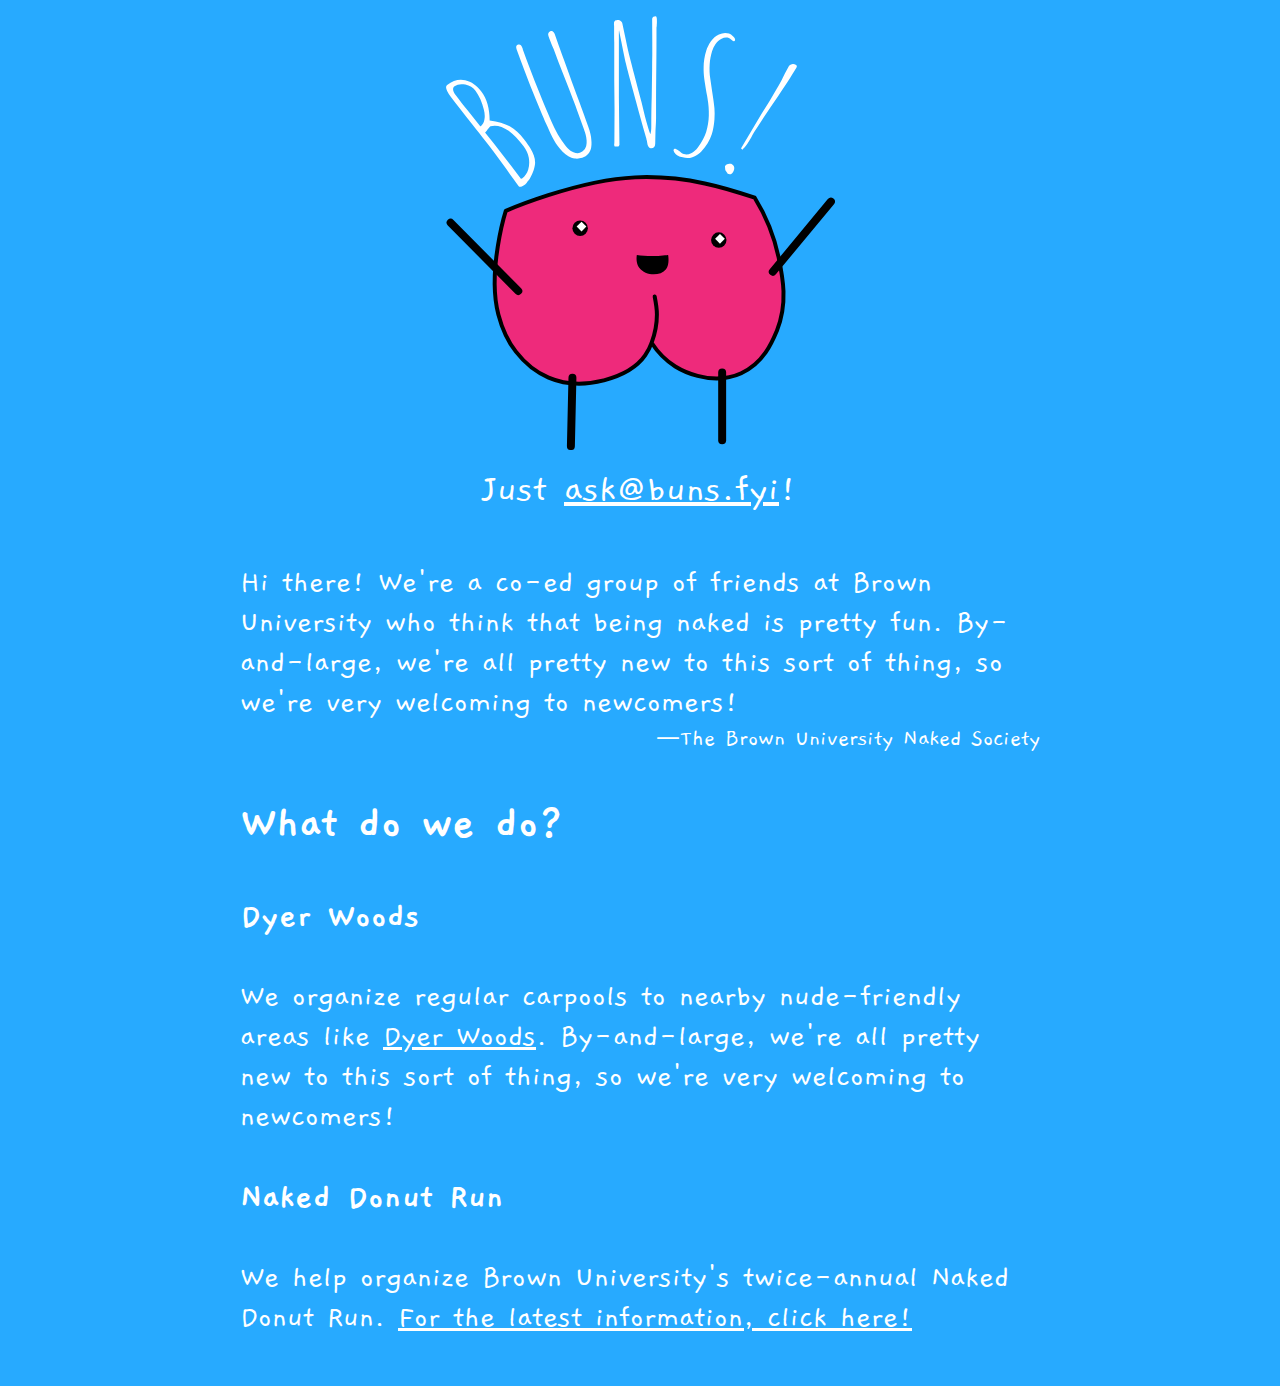
<file: index.html>
<!DOCTYPE html>
<html lang="en" itemscope itemtype="http://schema.org/Organization">
    <head>
        <meta charset="utf-8">
        <title>B.U.N.S.</title>
        <meta property="og:title" content="B.U.N.S!" />
        <meta name="description" property="og:description" itemprop="description" content="A co-ed group of friends at Brown University who think that being naked is pretty fun.">
        <meta name="author" itemprop="name" content="Brown University Naked Society">
        <meta property="og:image" content="https://buns.fyi/og-preview.png" />
        <link rel="icon" href="/favicon.ico" type="image/x-icon">
        <meta name=viewport content="width=device-width, initial-scale=1">
        <link itemprop="url" href="https://buns.fyi">
        <link rel="canonical" href="https://buns.fyi">
        <style>
            /* gaegu-300 - latin */
            @font-face {
                font-family: 'Gaegu';
                font-style: normal;
                font-weight: 300;
                src: url('https://theinningclub.github.io/buns.fyi/fonts/gaegu-v15-latin-300.eot'); /* IE9 Compat Modes */
                src: local(''),
                        url('https://theinningclub.github.io/buns.fyi/fonts/gaegu-v15-latin-300.eot?#iefix') format('embedded-opentype'), /* IE6-IE8 */
                        url('https://theinningclub.github.io/buns.fyi/fonts/gaegu-v15-latin-300.woff2') format('woff2'), /* Super Modern Browsers */
                        url('https://theinningclub.github.io/buns.fyi/fonts/gaegu-v15-latin-300.woff') format('woff'), /* Modern Browsers */
                        url('https://theinningclub.github.io/buns.fyi/fonts/gaegu-v15-latin-300.ttf') format('truetype'), /* Safari, Android, iOS */
                        url('https://theinningclub.github.io/buns.fyi/fonts/gaegu-v15-latin-300.svg#Gaegu') format('svg'); /* Legacy iOS */
            }

            /* gaegu-regular - latin */
            @font-face {
                font-family: 'Gaegu';
                font-style: normal;
                font-weight: 400;
                src: url('https://theinningclub.github.io/buns.fyi/fonts/gaegu-v15-latin-regular.eot'); /* IE9 Compat Modes */
                src: local(''),
                        url('https://theinningclub.github.io/buns.fyi/fonts/gaegu-v15-latin-regular.eot?#iefix') format('embedded-opentype'), /* IE6-IE8 */
                        url('https://theinningclub.github.io/buns.fyi/fonts/gaegu-v15-latin-regular.woff2') format('woff2'), /* Super Modern Browsers */
                        url('https://theinningclub.github.io/buns.fyi/fonts/gaegu-v15-latin-regular.woff') format('woff'), /* Modern Browsers */
                        url('https://theinningclub.github.io/buns.fyi/fonts/gaegu-v15-latin-regular.ttf') format('truetype'), /* Safari, Android, iOS */
                        url('https://theinningclub.github.io/buns.fyi/fonts/gaegu-v15-latin-regular.svg#Gaegu') format('svg'); /* Legacy iOS */
            }

            /* gaegu-700 - latin */
            @font-face {
                font-family: 'Gaegu';
                font-style: normal;
                font-weight: 700;
                src: url('https://theinningclub.github.io/buns.fyi/fonts/gaegu-v15-latin-700.eot'); /* IE9 Compat Modes */
                src: local(''),
                        url('https://theinningclub.github.io/buns.fyi/fonts/gaegu-v15-latin-700.eot?#iefix') format('embedded-opentype'), /* IE6-IE8 */
                        url('https://theinningclub.github.io/buns.fyi/fonts/gaegu-v15-latin-700.woff2') format('woff2'), /* Super Modern Browsers */
                        url('https://theinningclub.github.io/buns.fyi/fonts/gaegu-v15-latin-700.woff') format('woff'), /* Modern Browsers */
                        url('https://theinningclub.github.io/buns.fyi/fonts/gaegu-v15-latin-700.ttf') format('truetype'), /* Safari, Android, iOS */
                        url('https://theinningclub.github.io/buns.fyi/fonts/gaegu-v15-latin-700.svg#Gaegu') format('svg'); /* Legacy iOS */
            }

        </style>
        <link rel="stylesheet" href="https://theinningclub.github.io/buns.fyi/base.css">
        


    </head>
  <body>
    
<header>
    <object type="image/svg+xml" data="https://theinningclub.github.io/buns.fyi/bunbun.svg" id="bunbun"></object>
    <span id="contact">Just <a itemprop="email" href="mailto:ask@buns.fyi">ask@buns.fyi</a>!</span>
</header>
<main>
    <p>
        Hi there! We're a co-ed group of friends at Brown University who think that being naked is pretty fun.
        By-and-large, we're all pretty new to this sort of thing, so we're very welcoming to newcomers!
        <span id="signoff">—The Brown University Naked Society</span>
    </p>

    <section>
        <h2>What do we do?</h2>

        <section>
            <h3>Dyer Woods</h3>
            <p>We organize regular carpools to nearby nude-friendly areas like <a href="http://dyerwoodscampgrounds.com/wp/2016/07/30/take-a-tour/">Dyer Woods</a>. By-and-large, we're all pretty new to this sort of thing, so we're very welcoming to newcomers!</p>
        </section>

        <section>
            <h3>Naked Donut Run</h3>
            <p>
                We help organize Brown University's twice-annual Naked Donut Run.
                <a href="https://theinningclub.github.io/buns.fyi/ndr">For the latest information, click here!</a>
            </p>
        </section>
    </section>
</main>

  </body>
</html>
</file>
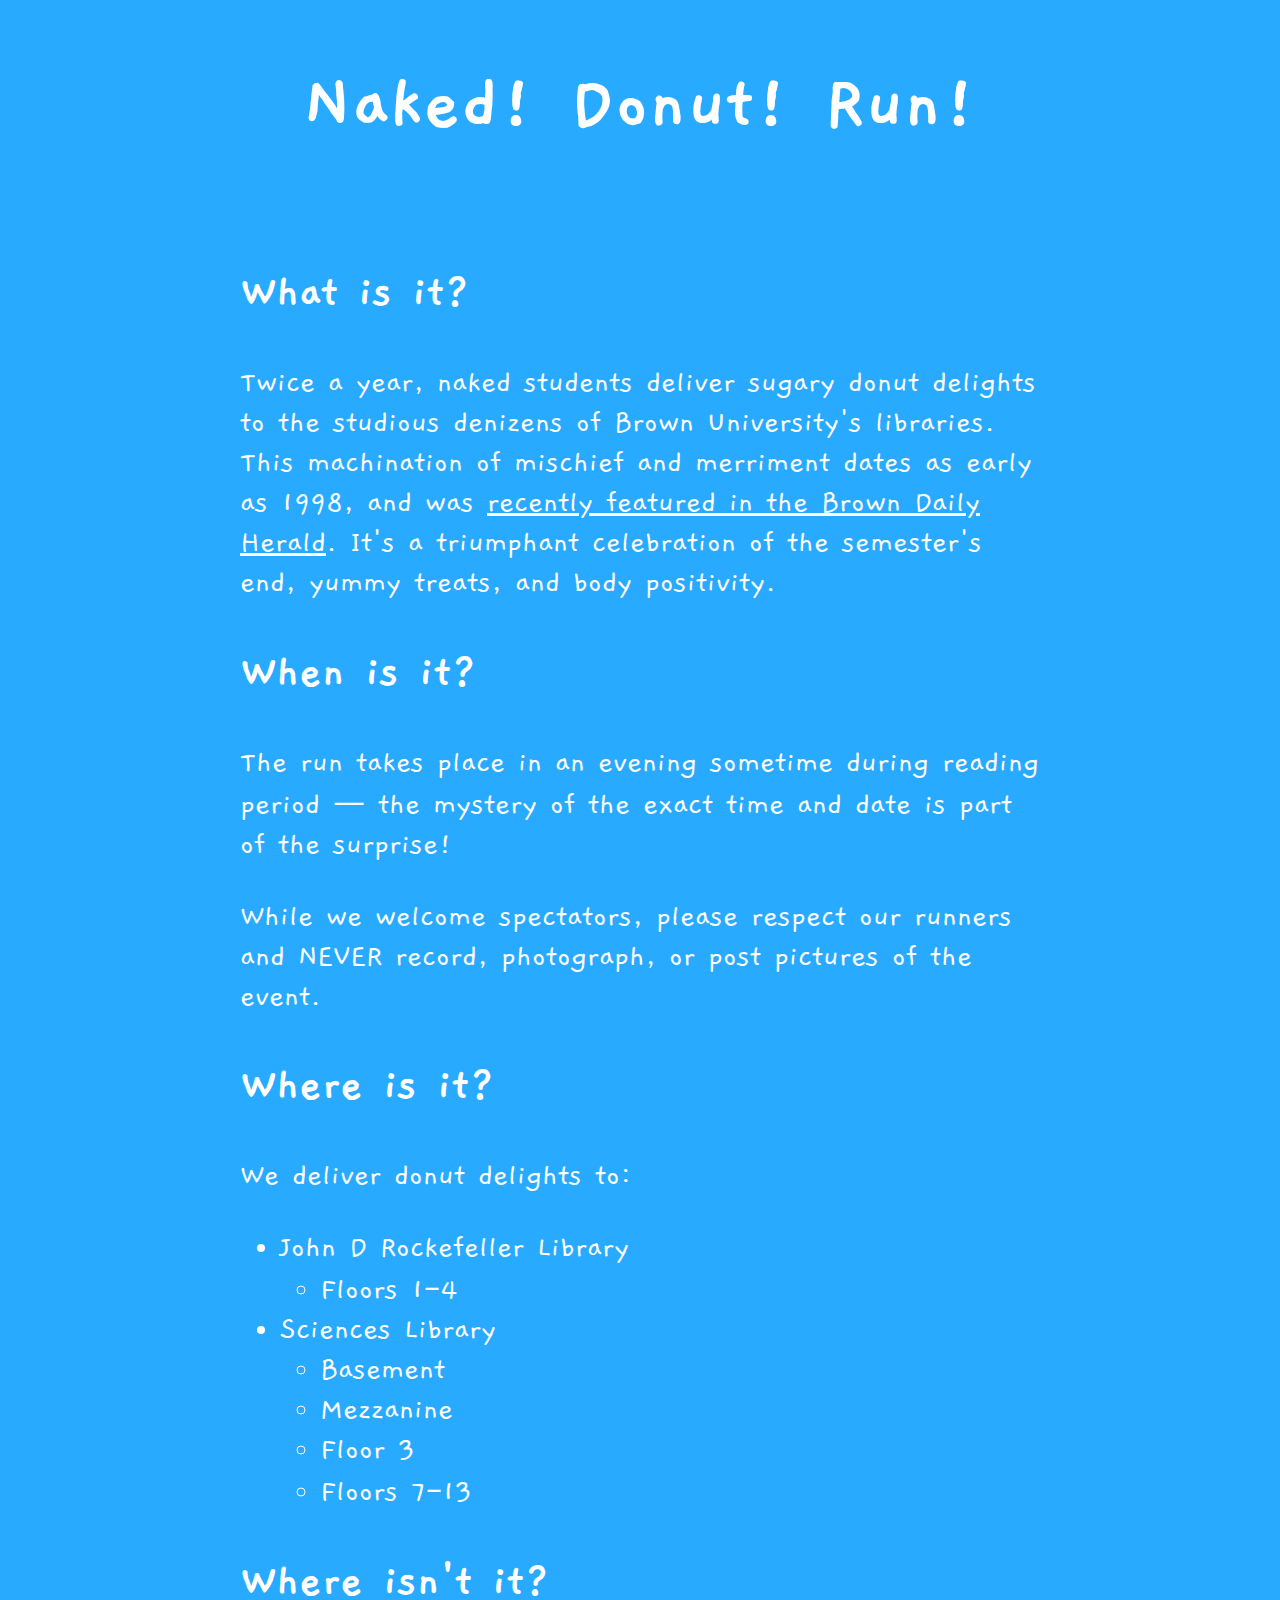
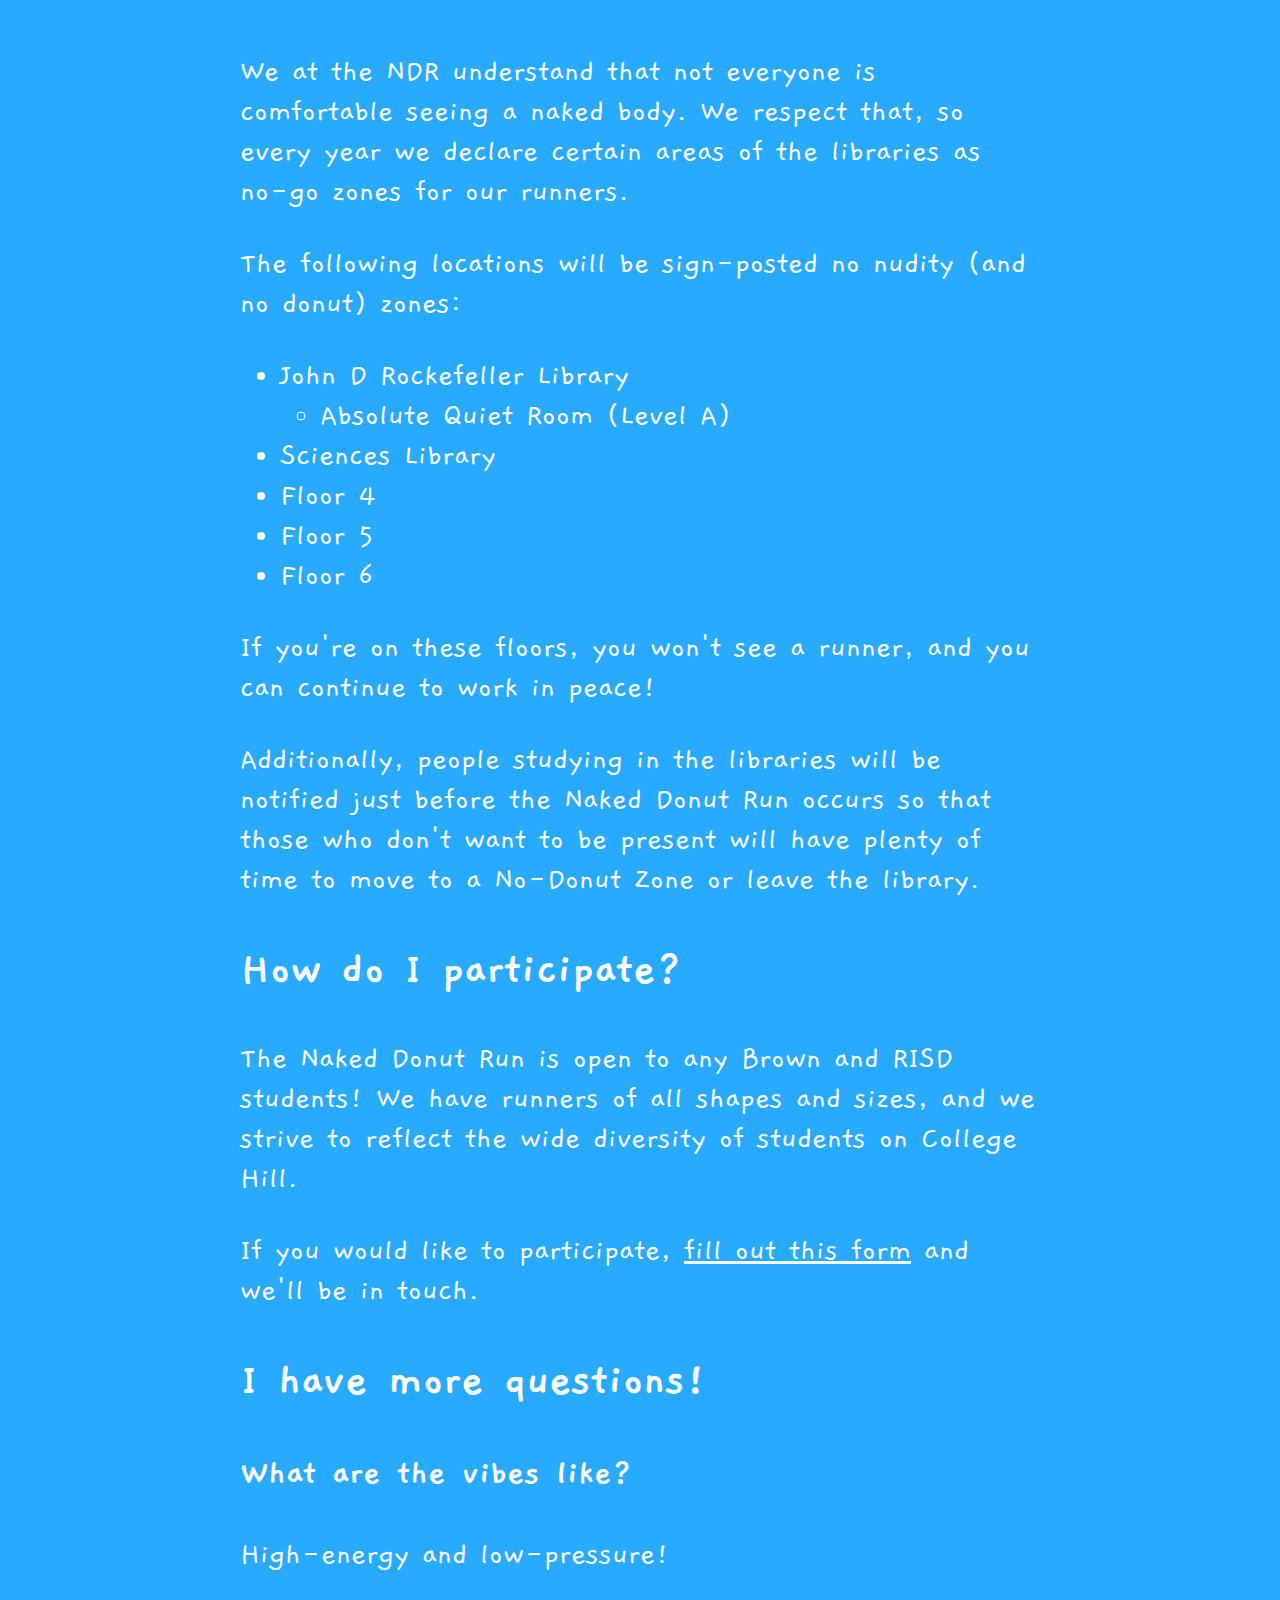
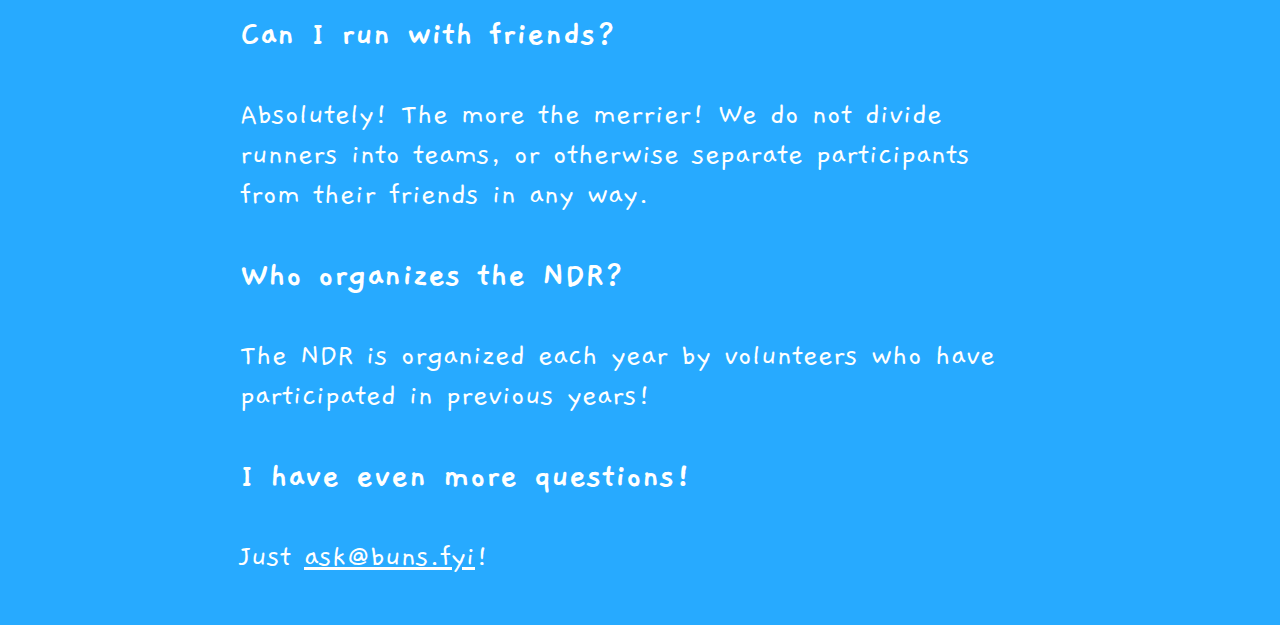
<file: ndr/index.html>
<!DOCTYPE html>
<html lang="en" itemscope itemtype="http://schema.org/Organization">
    <head>
        <meta charset="utf-8">
        <title>B.U.N.S.</title>
        <meta property="og:title" content="B.U.N.S!" />
        <meta name="description" property="og:description" itemprop="description" content="A co-ed group of friends at Brown University who think that being naked is pretty fun.">
        <meta name="author" itemprop="name" content="Brown University Naked Society">
        <meta property="og:image" content="https://buns.fyi/og-preview.png" />
        <link rel="icon" href="/favicon.ico" type="image/x-icon">
        <meta name=viewport content="width=device-width, initial-scale=1">
        <link itemprop="url" href="https://buns.fyi">
        <link rel="canonical" href="https://buns.fyi">
        <style>
            /* gaegu-300 - latin */
            @font-face {
                font-family: 'Gaegu';
                font-style: normal;
                font-weight: 300;
                src: url('https://theinningclub.github.io/buns.fyi/fonts/gaegu-v15-latin-300.eot'); /* IE9 Compat Modes */
                src: local(''),
                        url('https://theinningclub.github.io/buns.fyi/fonts/gaegu-v15-latin-300.eot?#iefix') format('embedded-opentype'), /* IE6-IE8 */
                        url('https://theinningclub.github.io/buns.fyi/fonts/gaegu-v15-latin-300.woff2') format('woff2'), /* Super Modern Browsers */
                        url('https://theinningclub.github.io/buns.fyi/fonts/gaegu-v15-latin-300.woff') format('woff'), /* Modern Browsers */
                        url('https://theinningclub.github.io/buns.fyi/fonts/gaegu-v15-latin-300.ttf') format('truetype'), /* Safari, Android, iOS */
                        url('https://theinningclub.github.io/buns.fyi/fonts/gaegu-v15-latin-300.svg#Gaegu') format('svg'); /* Legacy iOS */
            }

            /* gaegu-regular - latin */
            @font-face {
                font-family: 'Gaegu';
                font-style: normal;
                font-weight: 400;
                src: url('https://theinningclub.github.io/buns.fyi/fonts/gaegu-v15-latin-regular.eot'); /* IE9 Compat Modes */
                src: local(''),
                        url('https://theinningclub.github.io/buns.fyi/fonts/gaegu-v15-latin-regular.eot?#iefix') format('embedded-opentype'), /* IE6-IE8 */
                        url('https://theinningclub.github.io/buns.fyi/fonts/gaegu-v15-latin-regular.woff2') format('woff2'), /* Super Modern Browsers */
                        url('https://theinningclub.github.io/buns.fyi/fonts/gaegu-v15-latin-regular.woff') format('woff'), /* Modern Browsers */
                        url('https://theinningclub.github.io/buns.fyi/fonts/gaegu-v15-latin-regular.ttf') format('truetype'), /* Safari, Android, iOS */
                        url('https://theinningclub.github.io/buns.fyi/fonts/gaegu-v15-latin-regular.svg#Gaegu') format('svg'); /* Legacy iOS */
            }

            /* gaegu-700 - latin */
            @font-face {
                font-family: 'Gaegu';
                font-style: normal;
                font-weight: 700;
                src: url('https://theinningclub.github.io/buns.fyi/fonts/gaegu-v15-latin-700.eot'); /* IE9 Compat Modes */
                src: local(''),
                        url('https://theinningclub.github.io/buns.fyi/fonts/gaegu-v15-latin-700.eot?#iefix') format('embedded-opentype'), /* IE6-IE8 */
                        url('https://theinningclub.github.io/buns.fyi/fonts/gaegu-v15-latin-700.woff2') format('woff2'), /* Super Modern Browsers */
                        url('https://theinningclub.github.io/buns.fyi/fonts/gaegu-v15-latin-700.woff') format('woff'), /* Modern Browsers */
                        url('https://theinningclub.github.io/buns.fyi/fonts/gaegu-v15-latin-700.ttf') format('truetype'), /* Safari, Android, iOS */
                        url('https://theinningclub.github.io/buns.fyi/fonts/gaegu-v15-latin-700.svg#Gaegu') format('svg'); /* Legacy iOS */
            }

        </style>
        <link rel="stylesheet" href="https://theinningclub.github.io/buns.fyi/base.css">
        
    </head>
  <body>
    
<header>
    <h1>Naked! Donut! Run!</h1>
</header>
<main>
    <h2 id="what-is-it">What is it?</h2>
<p>Twice a year, naked students deliver sugary donut delights to the studious denizens of Brown University's libraries. This machination of mischief and merriment dates as early as 1998, and was <a href="https://www.browndailyherald.com/article/2022/10/its-so-brown-nudity-controversy-body-positivity-on-campus">recently featured in the Brown Daily Herald</a>. It's a triumphant celebration of the semester's end, yummy treats, and body positivity.</p>
<h2 id="when-is-it">When is it?</h2>
<p>The run takes place in an evening sometime during reading period — the mystery of the exact time and date is part of the surprise!</p>
<p>While we welcome spectators, please respect our runners and NEVER record, photograph, or post pictures of the event.</p>
<h2 id="where-is-it">Where is it?</h2>
<p>We deliver donut delights to:</p>
<ul>
<li>John D Rockefeller Library
<ul>
<li>Floors 1–4</li>
</ul>
</li>
<li>Sciences Library
<ul>
<li>Basement</li>
<li>Mezzanine</li>
<li>Floor 3</li>
<li>Floors 7–13</li>
</ul>
</li>
</ul>
<h2 id="where-isn-t-it">Where isn't it?</h2>
<p>We at the NDR understand that not everyone is comfortable seeing a naked body. We respect that, so every year we declare certain areas of the libraries as no-go zones for our runners.</p>
<p>The following locations will be sign-posted no nudity (and no donut) zones:</p>
<ul>
<li>John D Rockefeller Library
<ul>
<li>Absolute Quiet Room (Level A)</li>
</ul>
</li>
<li>Sciences Library</li>
<li>Floor 4</li>
<li>Floor 5</li>
<li>Floor 6</li>
</ul>
<p>If you're on these floors, you won't see a runner, and you can continue to work in peace!</p>
<p>Additionally, people studying in the libraries will be notified just before the Naked Donut Run occurs so that those who don't want to be present will have plenty of time to move to a No-Donut Zone or leave the library.</p>
<h2 id="how-do-i-participate">How do I participate?</h2>
<p>The Naked Donut Run is open to any Brown and RISD students! We have runners of all shapes and sizes, and we strive to reflect the wide diversity of students on College Hill.</p>
<p>If you would like to participate, <a href="https://docs.google.com/forms/d/e/1FAIpQLSfvwdP06f6pKqKi8lg-cnzKClYRGhO4z-M7d6briNFxAiXz2Q/viewform">fill out this form</a> and we'll be in touch.</p>
<h2 id="i-have-more-questions">I have more questions!</h2>
<h3 id="what-are-the-vibes-like">What are the vibes like?</h3>
<p>High-energy and low-pressure!</p>
<h3 id="can-i-run-with-friends">Can I run with friends?</h3>
<p>Absolutely! The more the merrier! We do not divide runners into teams, or otherwise separate participants from their friends in any way.</p>
<h3 id="who-organizes-the-ndr">Who organizes the NDR?</h3>
<p>The NDR is organized each year by volunteers who have participated in previous years! </p>
<h3 id="i-have-even-more-questions">I have even more questions!</h3>
<p>Just <a href="mailto:ask@buns.fyi">ask@buns.fyi</a>!</p>

</main>

  </body>
</html>
</file>
